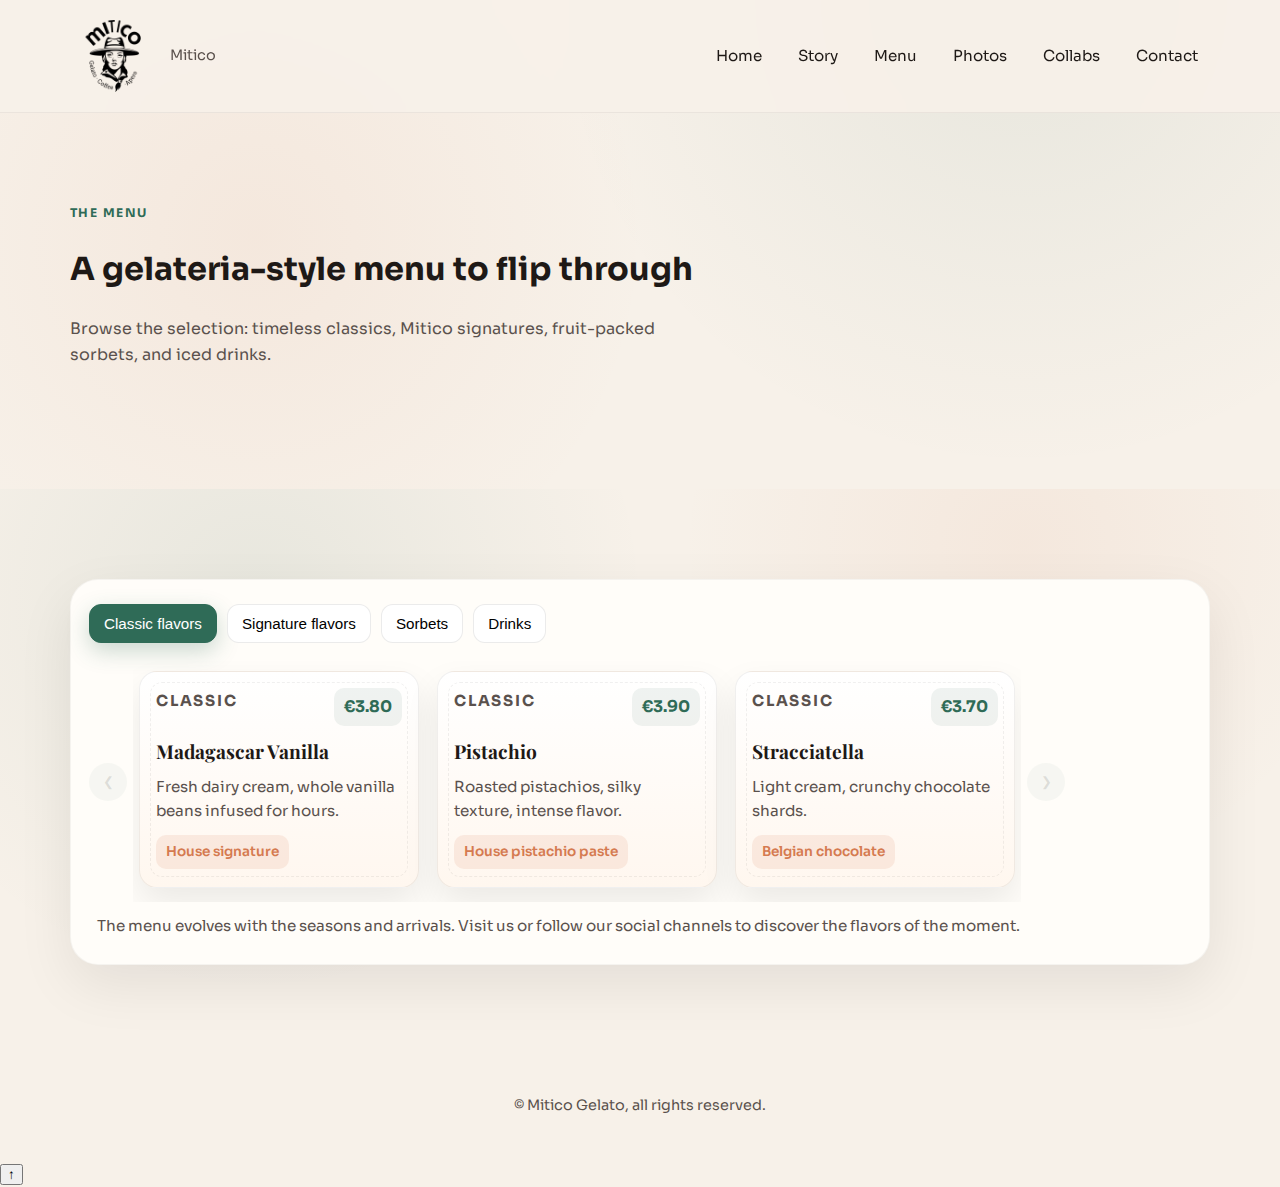
<file: menu.html>
<!DOCTYPE html>
<html lang="en">
<head>
  <meta charset="UTF-8">
  <title>Mitico - Menu</title>
  <meta name="viewport" content="width=device-width, initial-scale=1">

  <link rel="preconnect" href="https://fonts.googleapis.com">
  <link rel="preconnect" href="https://fonts.gstatic.com" crossorigin>
  <link href="https://fonts.googleapis.com/css2?family=Playfair+Display:wght@500;600&family=Sora:wght@300;400;500;600;700&display=swap" rel="stylesheet">

  <link rel="stylesheet" href="assets/css/style.css">
</head>
<body>

  <header class="site-header">
    <div class="container nav-container">
      <div class="logo">
        <img src="assets/img/mitico-logo-bg.png" alt="Mitico Gelato">
        <span class="logo-note">Mitico</span>
      </div>
      <button class="nav-toggle" aria-label="Toggle menu">
        <span></span>
        <span></span>
      </button>
      <nav class="main-nav">
        <a href="index.html#hero">Home</a>
        <a href="index.html#histoire">Story</a>
        <a href="menu.html">Menu</a>
        <a href="index.html#photos">Photos</a>
        <a href="index.html#collabs">Collabs</a>
        <a href="index.html#contact">Contact</a>
      </nav>
    </div>
  </header>

  <main>
    <section class="section menu-landing">
      <div class="container">
        <p class="eyebrow">The menu</p>
        <h1>A gelateria-style menu to flip through</h1>
        <p class="section-intro">Browse the selection: timeless classics, Mitico signatures, fruit-packed sorbets, and iced drinks.</p>
      </div>
    </section>

    <section id="menu" class="section menu-section">
      <div class="container">
        <div class="menu-panel">
          <div class="menu-tags">
            <button class="menu-tag active" data-category="classiques">Classic flavors</button>
            <button class="menu-tag" data-category="signatures">Signature flavors</button>
            <button class="menu-tag" data-category="sorbets">Sorbets</button>
            <button class="menu-tag" data-category="boissons">Drinks</button>
          </div>

          <div class="menu-carousel-wrapper">
            <button class="carousel-btn prev" aria-label="Previous">&#10094;</button>
            <div class="menu-carousel" id="menuCarousel">
              <!-- Classic cards -->
              <article class="menu-card" data-category="classiques">
                <div class="card-top">
                  <p class="eyebrow">Classic</p>
                  <span class="price">€3.80</span>
                </div>
                <h3>Madagascar Vanilla</h3>
                <p>Fresh dairy cream, whole vanilla beans infused for hours.</p>
                <span class="tag">House signature</span>
              </article>
              <article class="menu-card" data-category="classiques">
                <div class="card-top">
                  <p class="eyebrow">Classic</p>
                  <span class="price">€3.90</span>
                </div>
                <h3>Pistachio</h3>
                <p>Roasted pistachios, silky texture, intense flavor.</p>
                <span class="tag">House pistachio paste</span>
              </article>
              <article class="menu-card" data-category="classiques">
                <div class="card-top">
                  <p class="eyebrow">Classic</p>
                  <span class="price">€3.70</span>
                </div>
                <h3>Stracciatella</h3>
                <p>Light cream, crunchy chocolate shards.</p>
                <span class="tag">Belgian chocolate</span>
              </article>

              <!-- Signature cards -->
              <article class="menu-card" data-category="signatures">
                <div class="card-top">
                  <p class="eyebrow">Signature</p>
                  <span class="price">€4.20</span>
                </div>
                <h3>Matcha e Limone</h3>
                <p>Matcha gelato with a lemon twist, for green tea lovers.</p>
                <span class="tag">Fresh & vegetal</span>
              </article>
              <article class="menu-card" data-category="signatures">
                <div class="card-top">
                  <p class="eyebrow">Signature</p>
                  <span class="price">€4.30</span>
                </div>
                <h3>Mitico Salted Caramel</h3>
                <p>House caramel, pinch of fleur de sel, molten texture.</p>
                <span class="tag">Must-try</span>
              </article>
              <article class="menu-card" data-category="signatures">
                <div class="card-top">
                  <p class="eyebrow">Signature</p>
                  <span class="price">€4.10</span>
                </div>
                <h3>Tiramisu Ghiacciato</h3>
                <p>Mascarpone, cocoa, coffee-soaked biscuit, hint of marsala.</p>
                <span class="tag">Frozen dessert</span>
              </article>

              <!-- Sorbet cards -->
              <article class="menu-card" data-category="sorbets">
                <div class="card-top">
                  <p class="eyebrow">Sorbet</p>
                  <span class="price">€3.60</span>
                </div>
                <h3>Seasonal Strawberry</h3>
                <p>Fruit-packed, dairy-free, light and refreshing.</p>
                <span class="tag">Vegan</span>
              </article>
              <article class="menu-card" data-category="sorbets">
                <div class="card-top">
                  <p class="eyebrow">Sorbet</p>
                  <span class="price">€3.60</span>
                </div>
                <h3>Sicilian Lemon</h3>
                <p>Tangy and bright, perfect after a meal.</p>
                <span class="tag">Citrus</span>
              </article>
              <article class="menu-card" data-category="sorbets">
                <div class="card-top">
                  <p class="eyebrow">Sorbet</p>
                  <span class="price">€3.70</span>
                </div>
                <h3>Alfonso Mango</h3>
                <p>Tree-ripened Alfonso mangoes, velvety texture, sunny finish.</p>
                <span class="tag">Dairy-free</span>
              </article>

              <!-- Drinks cards -->
              <article class="menu-card" data-category="boissons">
                <div class="card-top">
                  <p class="eyebrow">Drink</p>
                  <span class="price">€4.80</span>
                </div>
                <h3>Affogato al caffè</h3>
                <p>A scoop of vanilla gelato topped with a hot espresso.</p>
                <span class="tag">Italian classic</span>
              </article>
              <article class="menu-card" data-category="boissons">
                <div class="card-top">
                  <p class="eyebrow">Drink</p>
                  <span class="price">€3.00</span>
                </div>
                <h3>Italian coffee</h3>
                <p>Espresso, cappuccino, macchiato, like at home.</p>
                <span class="tag">Local roasting</span>
              </article>
              <article class="menu-card" data-category="boissons">
                <div class="card-top">
                  <p class="eyebrow">Drink</p>
                  <span class="price">€5.20</span>
                </div>
                <h3>Sicilian granita</h3>
                <p>Coffee, lemon or mandarin, shaved ice made to order.</p>
                <span class="tag">Sip slowly</span>
              </article>
            </div>
            <button class="carousel-btn next" aria-label="Next">&#10095;</button>
          </div>

          <p class="menu-note">The menu evolves with the seasons and arrivals. Visit us or follow our social channels to discover the flavors of the moment.</p>
        </div>
      </div>
    </section>
  </main>

  <footer class="site-footer">
    <div class="container">
      <p>© Mitico Gelato, all rights reserved.</p>
    </div>
  </footer>

  <button class="back-to-top" aria-label="Back to top">
    <span class="arrow">↑</span>
  </button>

  <script src="assets/js/script.js"></script>
</body>
</html>
</file>
<file: assets/css/style.css>
:root {
  --color-cream: #f7f1e9;
  --color-cream-strong: #efe4d7;
  --color-rose: #f0d8c6;
  --color-green: #2f6b57;
  --color-green-soft: #6da288;
  --color-terracotta: #d57a50;
  --color-text: #1e1916;
  --color-muted: #5a514d;
  --radius-card: 18px;
  --shadow-soft: 0 20px 55px rgba(0, 0, 0, 0.08);
  --font-body: "Sora", "Raleway", sans-serif;
  --font-heading: "Playfair Display", serif;
}

*,
*::before,
*::after {
  box-sizing: border-box;
}

html {
  scroll-behavior: smooth;
}

body {
  margin: 0;
  font-family: var(--font-body);
  background: radial-gradient(circle at 20% 20%, rgba(213, 122, 80, 0.08), transparent 28%),
    radial-gradient(circle at 80% 0%, rgba(47, 107, 87, 0.08), transparent 30%),
    var(--color-cream);
  color: var(--color-text);
  line-height: 1.6;
}

a {
  color: inherit;
}

/* UTILITAIRES */

.container {
  width: 100%;
  max-width: 1180px;
  margin: 0 auto;
  padding: 0 20px;
}

.section {
  padding: 90px 0;
}

.section-alt {
  background: var(--color-cream-strong);
}

.section h2 {
  font-size: 2.6rem;
  margin: 0 0 10px;
  font-family: var(--font-heading);
  letter-spacing: -0.5px;
}

.section-intro {
  max-width: 640px;
  color: var(--color-muted);
  margin-bottom: 32px;
}

.section-header {
  margin-bottom: 32px;
}

.eyebrow {
  text-transform: uppercase;
  letter-spacing: 0.12em;
  font-size: 0.75rem;
  color: var(--color-green);
  margin: 0 0 10px;
  font-weight: 700;
}

.pill {
  display: inline-flex;
  align-items: center;
  gap: 6px;
  padding: 6px 12px;
  border-radius: 999px;
  background: rgba(47, 107, 87, 0.1);
  color: var(--color-green);
  font-weight: 600;
  font-size: 0.9rem;
}

.pill-ghost {
  background: rgba(213, 122, 80, 0.12);
  color: var(--color-terracotta);
}

.fake-photo {
  background: linear-gradient(135deg, #cfd8c6, #7aa37a);
  color: #ffffff;
  font-weight: 600;
  border-radius: var(--radius-card);
}

/* HEADER / NAV */

.site-header {
  position: sticky;
  top: 0;
  z-index: 20;
  backdrop-filter: blur(16px);
  background: rgba(247, 241, 233, 0.9);
  border-bottom: 1px solid rgba(0, 0, 0, 0.05);
}

.nav-container {
  display: flex;
  align-items: center;
  justify-content: space-between;
  padding: 14px 20px;
}

.logo {
  display: flex;
  align-items: center;
  gap: 10px;
}

.logo img {
  height: 84px;
  object-fit: contain;
  mix-blend-mode: multiply;
  padding: 6px 8px;
  border-radius: 12px;
}

.logo-note {
  font-size: 0.9rem;
  color: var(--color-muted);
}

.nav-toggle {
  display: none;
  flex-direction: column;
  justify-content: center;
  gap: 5px;
  width: 40px;
  height: 40px;
  border-radius: 10px;
  border: 1px solid rgba(0, 0, 0, 0.1);
  background: rgba(255, 255, 255, 0.8);
  cursor: pointer;
  transition: background 0.2s, transform 0.1s;
}

.nav-toggle span {
  height: 2px;
  width: 18px;
  background: var(--color-text);
  display: block;
  margin: 0 auto;
  transition: transform 0.2s, opacity 0.2s;
}

.nav-toggle.is-open span:nth-child(1) {
  transform: translateY(3px) rotate(45deg);
}

.nav-toggle.is-open span:nth-child(2) {
  transform: translateY(-3px) rotate(-45deg);
}

.main-nav {
  display: flex;
  gap: 12px;
  font-size: 0.95rem;
  align-items: center;
}

.main-nav a {
  text-decoration: none;
  color: var(--color-text);
  padding: 8px 12px;
  border-radius: 999px;
  transition: background 0.2s, color 0.2s, transform 0.1s;
}

.main-nav a:hover {
  background: var(--color-green);
  color: #ffffff;
  transform: translateY(-1px);
}

/* HERO */

.hero {
  position: relative;
  min-height: 92vh;
  display: flex;
  align-items: center;
  overflow: hidden;
  background: url("../img/hero-mitico.webp") center/cover no-repeat;
}

.hero-gradient {
  position: absolute;
  inset: 0;
  background: linear-gradient(120deg, rgba(32, 74, 61, 0.78), rgba(213, 122, 80, 0.38)),
    linear-gradient(180deg, rgba(0, 0, 0, 0.2), transparent);
  z-index: 1;
}

.hero-grain {
  position: absolute;
  inset: 0;
  background-image: url("data:image/svg+xml,%3Csvg xmlns='http://www.w3.org/2000/svg' viewBox='0 0 160 160' fill='none'%3E%3Cpath fill='%23d57a50' fill-opacity='.15' d='M0 0h40v40H0zM80 0h40v40H80zM40 40h40v40H40zM120 40h40v40h-40zM0 80h40v40H0zM80 80h40v40H80zM40 120h40v40H40zM120 120h40v40h-40z'/%3E%3C/svg%3E");
  opacity: 0.15;
  z-index: 1;
  mix-blend-mode: multiply;
}

.hero-deco {
  position: absolute;
  width: 240px;
  height: 240px;
  border-radius: 50%;
  filter: blur(60px);
  opacity: 0.35;
  z-index: 0;
}

.hero-deco-left {
  background: #d57a50;
  top: -60px;
  left: -60px;
}

.hero-deco-right {
  background: #6da288;
  bottom: -40px;
  right: -60px;
}

.hero-grid {
  position: relative;
  z-index: 2;
  display: grid;
  grid-template-columns: minmax(0, 1fr);
  gap: 26px;
  align-items: center;
  padding: 110px 20px 100px;
}

.hero-copy {
  color: #ffffff;
  text-shadow: 0 8px 20px rgba(0, 0, 0, 0.35);
  max-width: 720px;
}

.hero-copy h1 {
  font-family: var(--font-heading);
  font-size: 3rem;
  margin: 14px 0 12px;
  letter-spacing: -0.6px;
}

.hero-lead {
  font-size: 1.1rem;
  color: #f6f2ec;
  margin-bottom: 22px;
}

.hero-cta {
  display: flex;
  flex-wrap: wrap;
  gap: 12px;
  margin-bottom: 16px;
}

.hero-badges {
  display: flex;
  flex-wrap: wrap;
  gap: 10px;
  color: #ffffff;
  font-weight: 600;
}

.hero-badges span {
  background: rgba(255, 255, 255, 0.18);
  border: 1px solid rgba(255, 255, 255, 0.2);
  padding: 6px 10px;
  border-radius: 10px;
  font-size: 0.9rem;
}

.hero .pill {
  background: rgba(255, 255, 255, 0.18);
  color: #ffffff;
  border: 1px solid rgba(255, 255, 255, 0.25);
}

.hero-card {
  background: #fffdf9;
  border-radius: 22px;
  padding: 22px;
  box-shadow: var(--shadow-soft);
  border: 1px solid rgba(47, 107, 87, 0.08);
  position: relative;
  overflow: hidden;
}

.hero-card::after {
  content: "";
  position: absolute;
  inset: 12px;
  border: 1px dashed rgba(0, 0, 0, 0.05);
  border-radius: 16px;
}

.hero-card__header,
.hero-card__footer {
  position: relative;
  z-index: 2;
}

.hero-card__header {
  display: flex;
  align-items: center;
  justify-content: space-between;
  gap: 12px;
}

.hero-card h3 {
  margin: 4px 0 0;
  font-family: var(--font-heading);
}

.hero-card__list {
  list-style: none;
  padding: 0;
  margin: 14px 0;
  display: grid;
  gap: 12px;
  position: relative;
  z-index: 2;
}

.hero-card__list li {
  display: flex;
  align-items: flex-start;
  justify-content: space-between;
  gap: 10px;
  padding: 10px 12px;
  border-radius: 12px;
  background: rgba(47, 107, 87, 0.05);
}

.hero-card__list strong {
  display: block;
}

.hero-card__list p {
  margin: 4px 0 0;
  color: var(--color-muted);
  font-size: 0.92rem;
}

.hero-card__footer {
  font-weight: 600;
  color: var(--color-muted);
  background: rgba(213, 122, 80, 0.08);
  padding: 10px 14px;
  border-radius: 12px;
}

.stamp {
  background: rgba(213, 122, 80, 0.12);
  color: var(--color-terracotta);
  padding: 6px 10px;
  border-radius: 10px;
  font-weight: 700;
  font-size: 0.9rem;
  border: 1px dashed rgba(213, 122, 80, 0.4);
}

/* BOUTONS */

.btn-primary,
.btn-ghost {
  display: inline-flex;
  align-items: center;
  justify-content: center;
  border-radius: 999px;
  padding: 11px 22px;
  font-size: 0.95rem;
  text-decoration: none;
  cursor: pointer;
  border: 1px solid transparent;
  transition: background 0.2s, color 0.2s, border-color 0.2s, transform 0.1s, box-shadow 0.2s;
}

.btn-primary {
  background: linear-gradient(120deg, #fff, #f5e8dd);
  color: var(--color-text);
  box-shadow: 0 10px 30px rgba(47, 107, 87, 0.12);
}

.btn-primary:hover {
  transform: translateY(-2px);
  box-shadow: 0 14px 40px rgba(47, 107, 87, 0.16);
}

.btn-ghost {
  border-color: rgba(255, 255, 255, 0.35);
  color: #ffffff;
  background: rgba(255, 255, 255, 0.16);
}

.btn-ghost:hover {
  background: rgba(255, 255, 255, 0.24);
  transform: translateY(-2px);
}

/* HISTOIRE */

.histoire-grid {
  display: grid;
  grid-template-columns: minmax(0, 1.1fr) minmax(0, 0.9fr);
  gap: 42px;
  align-items: stretch;
}

.histoire-grid p {
  margin-bottom: 14px;
  line-height: 1.65;
}

.histoire-image {
  height: 100%;
}

.histoire-image img {
  width: 100%;
  display: block;
  border-radius: 22px;
  box-shadow: 0 18px 45px rgba(0, 0, 0, 0.15);
  object-fit: cover;
  height: 100%;
}

/* MENU */

.menu-section {
  background: radial-gradient(circle at 20% 20%, rgba(47, 107, 87, 0.08), transparent 35%),
    radial-gradient(circle at 80% 10%, rgba(213, 122, 80, 0.08), transparent 30%),
    var(--color-cream);
}

.menu-panel {
  background: #fffdf9;
  border-radius: 28px;
  padding: 24px 18px 26px;
  box-shadow: var(--shadow-soft);
  border: 1px solid rgba(0, 0, 0, 0.04);
}

.menu-tags {
  display: flex;
  flex-wrap: wrap;
  gap: 10px;
  margin-bottom: 18px;
}

.menu-tag {
  border-radius: 12px;
  padding: 10px 14px;
  border: 1px solid rgba(0, 0, 0, 0.08);
  background: #ffffff;
  font-size: 0.95rem;
  cursor: pointer;
  transition: background 0.2s, color 0.2s, border-color 0.2s, transform 0.1s;
}

.menu-tag:hover {
  transform: translateY(-1px);
}

.menu-tag.active {
  background: var(--color-green);
  color: #ffffff;
  border-color: var(--color-green);
  box-shadow: 0 8px 22px rgba(47, 107, 87, 0.25);
}

.menu-carousel-wrapper {
  position: relative;
  display: flex;
  align-items: center;
  gap: 6px;
}

.menu-carousel {
  display: flex;
  overflow-x: auto;
  scroll-snap-type: x mandatory;
  gap: 18px;
  padding: 10px 6px 14px;
  scrollbar-width: thin;
  scrollbar-color: rgba(47, 107, 87, 0.5) transparent;
}

.menu-carousel::-webkit-scrollbar {
  height: 8px;
}

.menu-carousel::-webkit-scrollbar-thumb {
  background: rgba(47, 107, 87, 0.4);
  border-radius: 10px;
}

.menu-carousel.is-scrolled::before {
  opacity: 0;
}

.menu-card {
  min-width: 260px;
  max-width: 280px;
  scroll-snap-align: start;
  background: linear-gradient(180deg, #ffffff, #fff7ef);
  border-radius: 18px;
  padding: 16px 16px 18px;
  box-shadow: 0 16px 35px rgba(0, 0, 0, 0.08);
  border: 1px solid rgba(0, 0, 0, 0.06);
  flex-shrink: 0;
  position: relative;
  overflow: hidden;
}

.menu-card::after {
  content: "";
  position: absolute;
  inset: 10px;
  border: 1px dashed rgba(0, 0, 0, 0.06);
  border-radius: 12px;
}

.menu-card .card-top {
  display: flex;
  align-items: center;
  justify-content: space-between;
  gap: 10px;
  position: relative;
  z-index: 2;
}

.menu-card h3 {
  margin: 10px 0 8px;
  font-size: 1.2rem;
  font-family: var(--font-heading);
  position: relative;
  z-index: 2;
}

.menu-card p {
  margin: 0 0 12px;
  font-size: 0.95rem;
  color: var(--color-muted);
  position: relative;
  z-index: 2;
}

.menu-card .tag {
  display: inline-flex;
  padding: 6px 10px;
  border-radius: 10px;
  background: rgba(213, 122, 80, 0.12);
  color: var(--color-terracotta);
  font-weight: 600;
  font-size: 0.85rem;
  position: relative;
  z-index: 2;
}

.menu-card .price {
  background: rgba(47, 107, 87, 0.08);
  color: var(--color-green);
  padding: 6px 10px;
  border-radius: 10px;
  font-weight: 700;
  position: relative;
  z-index: 2;
}

.menu-card.is-hidden {
  display: none;
}

.menu-note {
  font-size: 0.95rem;
  color: var(--color-muted);
  margin: 12px 8px 0;
}

/* BOUTONS CAROUSEL */

.carousel-btn {
  border: none;
  background: rgba(47, 107, 87, 0.1);
  border-radius: 999px;
  width: 38px;
  height: 38px;
  display: inline-flex;
  align-items: center;
  justify-content: center;
  cursor: pointer;
  transition: background 0.2s, transform 0.1s, opacity 0.2s;
}

.carousel-btn:hover {
  background: rgba(47, 107, 87, 0.16);
  transform: translateY(-1px);
}

.carousel-btn:disabled {
  opacity: 0.4;
  cursor: not-allowed;
  transform: none;
}

/* PHOTOS */

.photo-carousel-wrapper {
  position: relative;
  display: grid;
  grid-template-columns: auto 1fr auto;
  align-items: center;
  gap: 12px;
}

.photo-carousel {
  position: relative;
  overflow: hidden;
  border-radius: 24px;
  box-shadow: 0 18px 45px rgba(0, 0, 0, 0.12);
  background: linear-gradient(135deg, rgba(47, 107, 87, 0.08), rgba(213, 122, 80, 0.08));
  min-height: 420px;
  isolation: isolate;
}

.photo-slide {
  position: absolute;
  inset: 0;
  opacity: 0;
  transform: scale(0.9) translateX(20px);
  transition: opacity 0.6s ease, transform 0.6s ease;
  display: flex;
  align-items: flex-end;
  overflow: hidden;
}

.photo-slide::after {
  content: "";
  position: absolute;
  inset: 0;
  background: linear-gradient(180deg, rgba(0, 0, 0, 0) 30%, rgba(0, 0, 0, 0.35));
  pointer-events: none;
}

.photo-slide img {
  width: 100%;
  height: 100%;
  object-fit: cover;
  display: block;
}

.photo-slide.is-active {
  opacity: 1;
  transform: scale(1) translateX(0);
}

.photo-caption {
  position: relative;
  z-index: 2;
  color: #ffffff;
  padding: 18px;
  font-weight: 700;
  letter-spacing: 0.02em;
  text-shadow: 0 6px 14px rgba(0, 0, 0, 0.4);
}

/* COLLABS */

.collabs-section {
  background: #fffdf9;
}

.collabs-text {
  display: grid;
  gap: 10px;
  max-width: 900px;
  width: 100%;
  color: var(--color-muted);
  margin: 0 auto 26px;
  text-align: center;
}

.collabs-marquee {
  display: grid;
  grid-template-columns: auto 1fr auto;
  align-items: center;
  gap: 12px;
  margin-top: 10px;
}

.collabs-window {
  position: relative;
  overflow: hidden;
  border-radius: 18px;
  background: linear-gradient(120deg, rgba(47, 107, 87, 0.06), rgba(213, 122, 80, 0.08));
  box-shadow: 0 16px 40px rgba(0, 0, 0, 0.08);
  border: 1px solid rgba(0, 0, 0, 0.05);
}

.collabs-track {
  display: flex;
  gap: 14px;
  padding: 16px 18px;
  overflow-x: auto;
  scroll-snap-type: x mandatory;
  scrollbar-width: none;
}

.collabs-track::-webkit-scrollbar {
  display: none;
}

.collab-logo {
  flex: 0 0 210px;
  border-radius: 14px;
  overflow: hidden;
  aspect-ratio: 3 / 2;
  box-shadow: 0 12px 26px rgba(0, 0, 0, 0.08);
  scroll-snap-align: start;
  background: #ffffff;
  transition: transform 0.2s ease, box-shadow 0.2s ease, filter 0.2s ease;
  filter: grayscale(0.08);
}

.collab-logo:hover {
  transform: translateY(-3px) scale(1.01);
  box-shadow: 0 16px 36px rgba(0, 0, 0, 0.12);
  filter: none;
}

.collab-logo img {
  width: 100%;
  height: 100%;
  object-fit: cover;
}

.collabs-fade {
  position: absolute;
  top: 0;
  bottom: 0;
  width: 14%;
  pointer-events: none;
}

.collabs-fade-left {
  left: 0;
  background: linear-gradient(90deg, #fffdf9, transparent);
}

.collabs-fade-right {
  right: 0;
  background: linear-gradient(-90deg, #fffdf9, transparent);
}

.collab-prev,
.collab-next {
  background: rgba(47, 107, 87, 0.12);
  color: var(--color-text);
}

.collab-prev:hover,
.collab-next:hover {
  background: rgba(47, 107, 87, 0.2);
}

@media (max-width: 900px) {
  .collabs-marquee {
    grid-template-columns: 1fr;
  }

  .collab-prev,
  .collab-next {
    justify-self: center;
  }

  .collabs-text {
    text-align: left;
  }
}

/* HORAIRES */

.horaires-section {
  background: linear-gradient(180deg, #fffaf4, #f6ebdf);
}

.horaires-grid {
  display: grid;
  grid-template-columns: minmax(0, 1.1fr) minmax(0, 0.9fr);
  gap: 28px;
  align-items: start;
}

.horaires-bloc {
  display: grid;
  gap: 12px;
}

.horaires-list {
  list-style: none;
  padding: 0;
  margin: 0 0 10px;
}

.horaires-list li {
  margin-bottom: 6px;
}

.horaires-note {
  font-size: 0.9rem;
  color: var(--color-muted);
}

.adresse-card {
  background: #ffffff;
  padding: 18px;
  border-radius: var(--radius-card);
  box-shadow: 0 12px 30px rgba(0, 0, 0, 0.06);
  border: 1px solid rgba(0, 0, 0, 0.04);
}

.adresse-card h3 {
  margin-top: 0;
}

/* CONTACT */

.contact-section {
  background: radial-gradient(circle at 15% 30%, rgba(47, 107, 87, 0.08), transparent 30%), var(--color-cream-strong);
}

.contact-bloc {
  background: #ffffff;
  padding: 18px;
  border-radius: var(--radius-card);
  box-shadow: 0 12px 30px rgba(0, 0, 0, 0.07);
  border: 1px solid rgba(0, 0, 0, 0.05);
  display: grid;
  gap: 12px;
  scroll-margin-top: 80px;
}

.contact-form {
  display: grid;
  gap: 12px;
}

.form-group {
  display: grid;
  gap: 6px;
}

input,
textarea {
  border-radius: 12px;
  border: 1px solid rgba(0, 0, 0, 0.15);
  padding: 10px 12px;
  font-family: inherit;
  font-size: 0.95rem;
  background: #ffffff;
}

input:focus,
textarea:focus {
  outline: 2px solid var(--color-green);
  outline-offset: 1px;
}

.contact-extra {
  display: grid;
  gap: 14px;
}

.contact-card {
  background: #ffffff;
  padding: 16px;
  border-radius: 14px;
  border: 1px solid rgba(0, 0, 0, 0.05);
  box-shadow: 0 10px 30px rgba(0, 0, 0, 0.06);
}

.contact-card h3,
.contact-card h4 {
  margin-top: 0;
}

/* FOOTER */

.site-footer {
  padding: 24px 0 30px;
  text-align: center;
  font-size: 0.9rem;
  color: var(--color-muted);
}

/* RESPONSIVE */

@media (max-width: 980px) {
  .hero-grid,
  .histoire-grid,
  .horaires-grid,
  .contact-grid {
    grid-template-columns: minmax(0, 1fr);
  }

  .hero {
    min-height: auto;
  }

  .hero-card {
    order: -1;
  }

  .main-nav {
    flex-wrap: wrap;
    justify-content: flex-end;
  }

  .nav-toggle {
    display: inline-flex;
  }

  .main-nav {
    position: absolute;
    right: 20px;
    top: 70px;
    background: rgba(255, 255, 255, 0.95);
    border: 1px solid rgba(0, 0, 0, 0.06);
    box-shadow: 0 16px 35px rgba(0, 0, 0, 0.1);
    border-radius: 14px;
    padding: 10px;
    flex-direction: column;
    align-items: flex-start;
    gap: 6px;
    opacity: 0;
    pointer-events: none;
    transform: translateY(-6px);
    transition: opacity 0.2s, transform 0.2s;
    min-width: 160px;
  }

  .main-nav a {
    width: 100%;
  }

  .main-nav.is-open {
    opacity: 1;
    pointer-events: auto;
    transform: translateY(0);
  }
}

@media (max-width: 720px) {
  .nav-container {
    flex-direction: row;
    align-items: center;
    justify-content: space-between;
    gap: 8px;
    padding: 10px 16px;
  }

  .nav-toggle {
    order: 1;
  }

  .logo {
    order: 2;
  }

  .logo img {
    height: 54px;
  }

  .hero-grid {
    padding-top: 80px;
  }

  .hero-copy h1 {
    font-size: 2.4rem;
  }

  .menu-card {
    min-width: 240px;
  }
}
</file>
